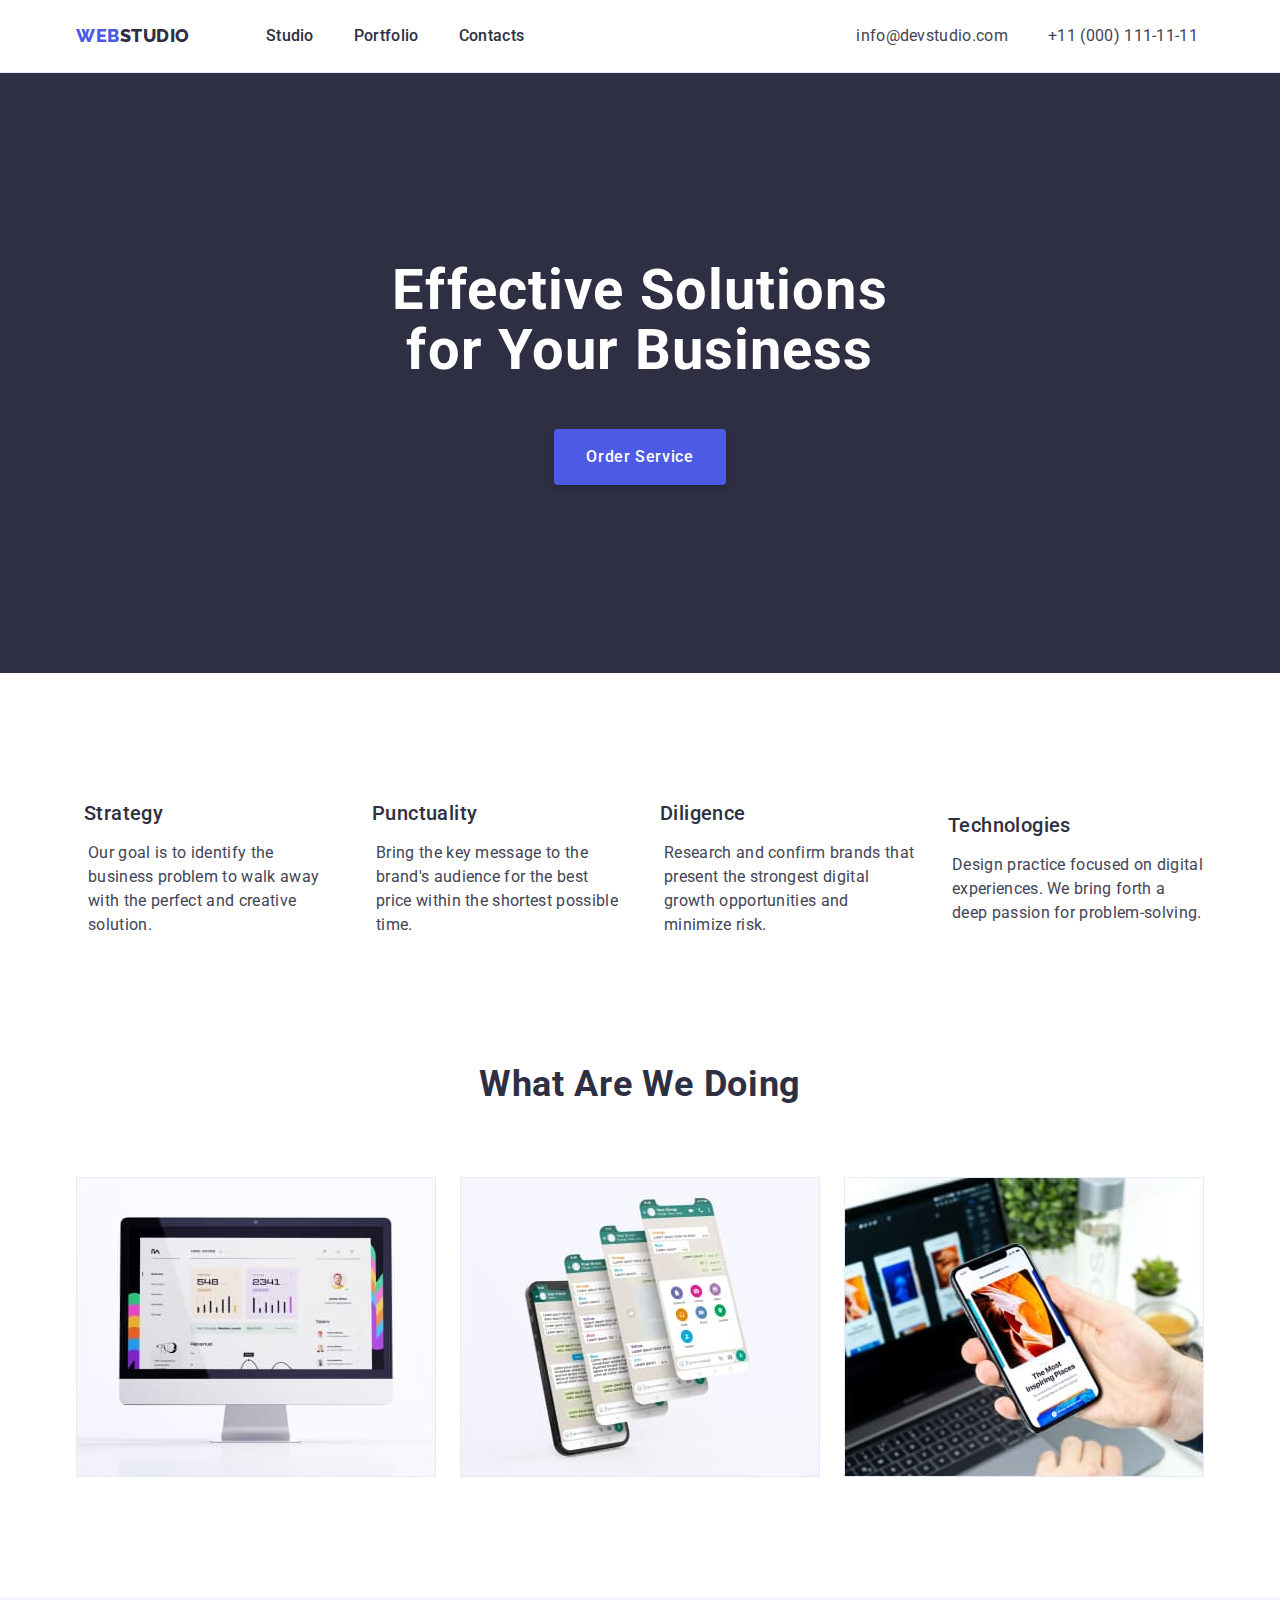
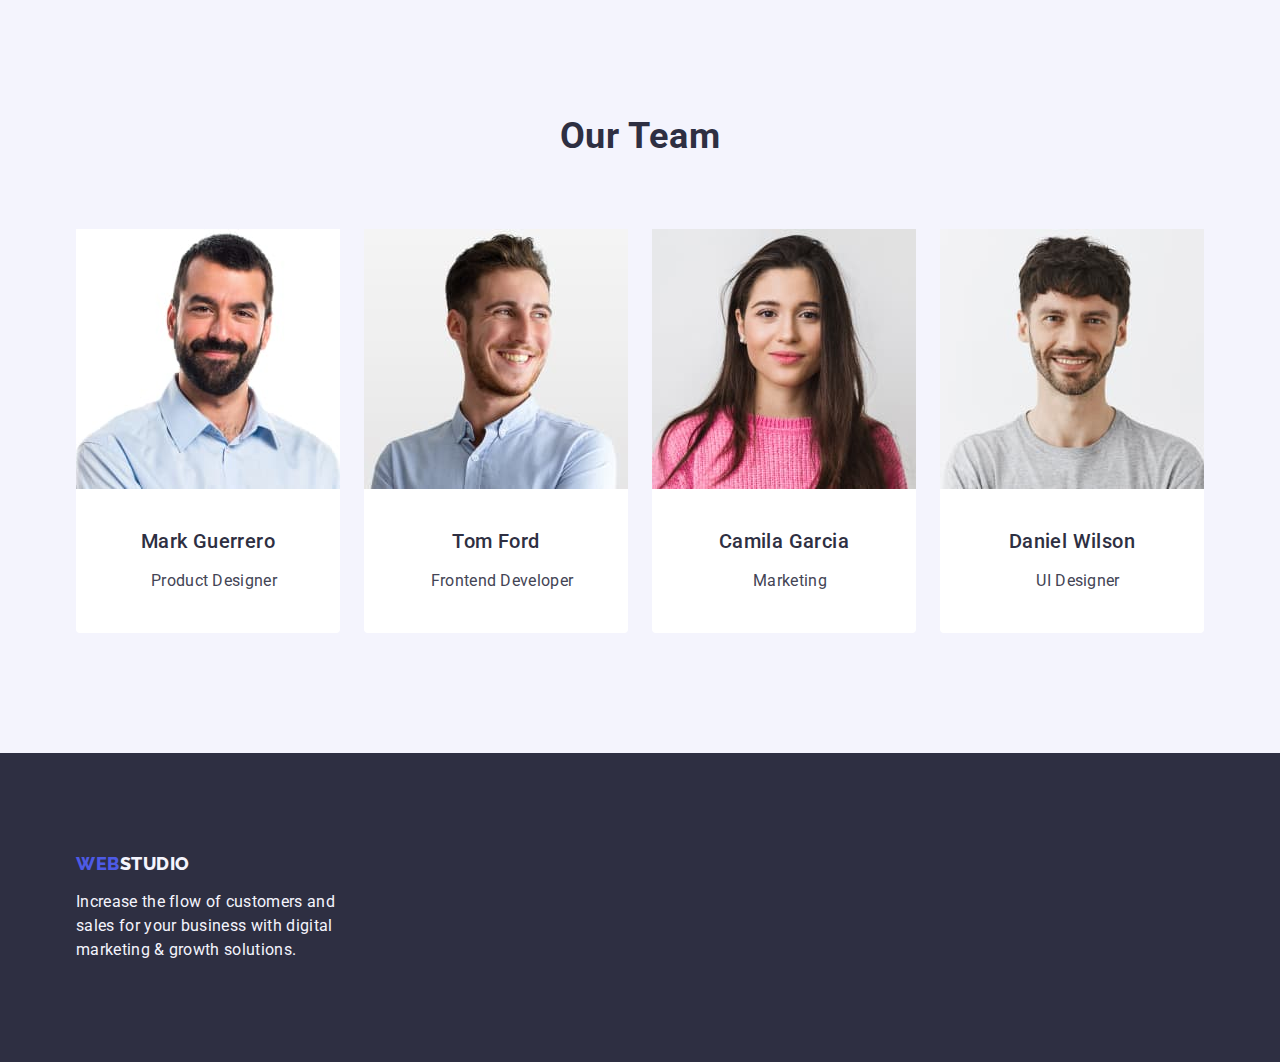
<file: index.html>
<!DOCTYPE html>
<html lang="en">
  <head>
    <meta charset="UTF-8" />
    <meta name="viewport" content="width=device-width, initial-scale=1.0" />
    <link
      rel="stylesheet"
      href="https://cdnjs.cloudflare.com/ajax/libs/modern-normalize/2.0.0/modern-normalize.min.css"
      integrity="sha512-4xo8blKMVCiXpTaLzQSLSw3KFOVPWhm/TRtuPVc4WG6kUgjH6J03IBuG7JZPkcWMxJ5huwaBpOpnwYElP/m6wg=="
      crossorigin="anonymous"
      referrerpolicy="no-referrer"
    />
    <link rel="preconnect" href="https://fonts.googleapis.com" />
    <link rel="preconnect" href="https://fonts.gstatic.com" crossorigin />
    <link
      href="https://fonts.googleapis.com/css2?family=Montserrat:wght@400;700&family=Raleway:wght@800&family=Roboto:wght@400;500;700;900&display=swap"
      rel="stylesheet"
    />
    <link rel="stylesheet" href="./css/styles.css" />
    <title>HW-01</title>
  </head>
  <body class="body">
    <header class="header">
      <div class="container head">
        <nav class="nav">
          <a href="./index.html" class="logo link"
            >Web<span class="logo-studio">Studio</span></a
          >
          <ul class="menu list">
            <li class="menu-item">
              <a href="./index.html" class="menu-link link">Studio</a>
            </li>
            <li class="menu-item">
              <a href="./portfolio.html" class="menu-link link">Portfolio</a>
            </li>
            <li class="menu-item">
              <a href="" class="menu-link link">Contacts</a>
            </li>
          </ul>
        </nav>
        <address class="address link">
          <ul class="address list">
            <li>
              <a href="mailto:info@devstudio.com" class="mail-tel link"
                >info@devstudio.com</a
              >
            </li>
            <li>
              <a href="tel:+110001111111" class="mail-tel link"
                >+11 (000) 111-11-11</a
              >
            </li>
          </ul>
        </address>
      </div>
    </header>
    <main>
      <section class="starting-section section">
        <div class="container container-one">
          <h1 class="heading-one">Effective Solutions for Your Business</h1>
          <button type="button" class="index-s-one-button">
            Order Service
          </button>
        </div>
      </section>
      <section class="section">
        <div class="container">
          <h2 class="visually-hidden">section2</h2>
          <ul class="first-index list">
            <li class="i-list-item">
              <h3 class="index-h-three">Strategy</h3>
              <p class="index-p">
                Our goal is to identify the business problem to walk away with
                the perfect and creative solution.
              </p>
            </li>
            <li class="i-list-item">
              <h3 class="index-h-three">Punctuality</h3>
              <p class="index-p">
                Bring the key message to the brand's audience for the best price
                within the shortest possible time.
              </p>
            </li>
            <li class="i-list-item">
              <h3 class="index-h-three">Diligence</h3>
              <p class="index-p">
                Research and confirm brands that present the strongest digital
                growth opportunities and minimize risk.
              </p>
            </li>
            <li class="i-list-item">
              <h3 class="index-h-three">Technologies</h3>
              <p class="index-p">
                Design practice focused on digital experiences. We bring forth a
                deep passion for problem-solving.
              </p>
            </li>
          </ul>
        </div>
      </section>
      <section class="third-section section">
        <div class="container">
          <h2 class="index-h-two">What are we doing</h2>
          <ul class="second-index list">
            <li class="second-list-item">
              <img
                class="img"
                src="./images/img1a.jpg"
                alt="Computer screen with a displayed data of some website"
                width="360"
                height="300"
              />
            </li>
            <li class="second-list-item">
              <img
                class="img"
                src="./images/img2a.jpg"
                alt="Mobile phone with four layers of different
            screens coming out of it. No background."
                width="360"
                height="300"
              />
            </li>
            <li class="second-list-item">
              <img
                class="img"
                src="./images/img3a.jpg"
                alt="Hand holding a mobile phone over a laptop."
                width="360"
                height="300"
              />
            </li>
          </ul>
        </div>
      </section>
      <section class="section four">
        <div class="container stuff-container">
          <h2 class="index-h-two">Our Team</h2>
          <ul class="stuff-list list">
            <li class="stuff-description">
              <img
                src="./images/tc1a.jpg"
                alt="Mark Guerrero. Product designer. Man with black hair and a beard, blue collar."
                width="264"
                height="260"
              />
              <div class="stuff">
                <h3 class="index-h-three">Mark Guerrero</h3>
                <p class="index-p">Product Designer</p>
              </div>
            </li>
            <li class="stuff-description">
              <img
                src="./images/tc2a.jpg"
                alt="Tom Ford, frontend developer. Young man with light brown hair and stylish beard."
                width="264"
                height="260"
              />
              <div class="stuff">
                <h3 class="index-h-three">Tom Ford</h3>
                <p class="index-p">Frontend Developer</p>
              </div>
            </li>
            <li class="stuff-description">
              <img
                src="./images/tc3a.jpg"
                alt="Camina Garcia, marketing. A woman with long brown hair, wearing ping sweater."
                width="264"
                height="260"
              />
              <div class="stuff">
                <h3 class="index-h-three">Camila Garcia</h3>
                <p class="index-p">Marketing</p>
              </div>
            </li>
            <li class="stuff-description">
              <img
                src="./images/tc4a.jpg"
                alt="Daniel Wilson, UI designer. A young man with dark brown hair, wearing a tshirt."
                width="264"
                height="260"
              />
              <div class="stuff">
                <h3 class="index-h-three">Daniel Wilson</h3>
                <p class="index-p">UI Designer</p>
              </div>
            </li>
          </ul>
        </div>
      </section>
    </main>
    <footer id="contacts" class="footer">
      <div class="container">
        <a href="./index.html" class="logo link footer-logo"
          >Web<span class="logo-studio">Studio</span></a
        >
        <p class="footer-text">
          Increase the flow of customers and sales for your business with
          digital marketing & growth solutions.
        </p>
      </div>
    </footer>
  </body>
</html>
</file>
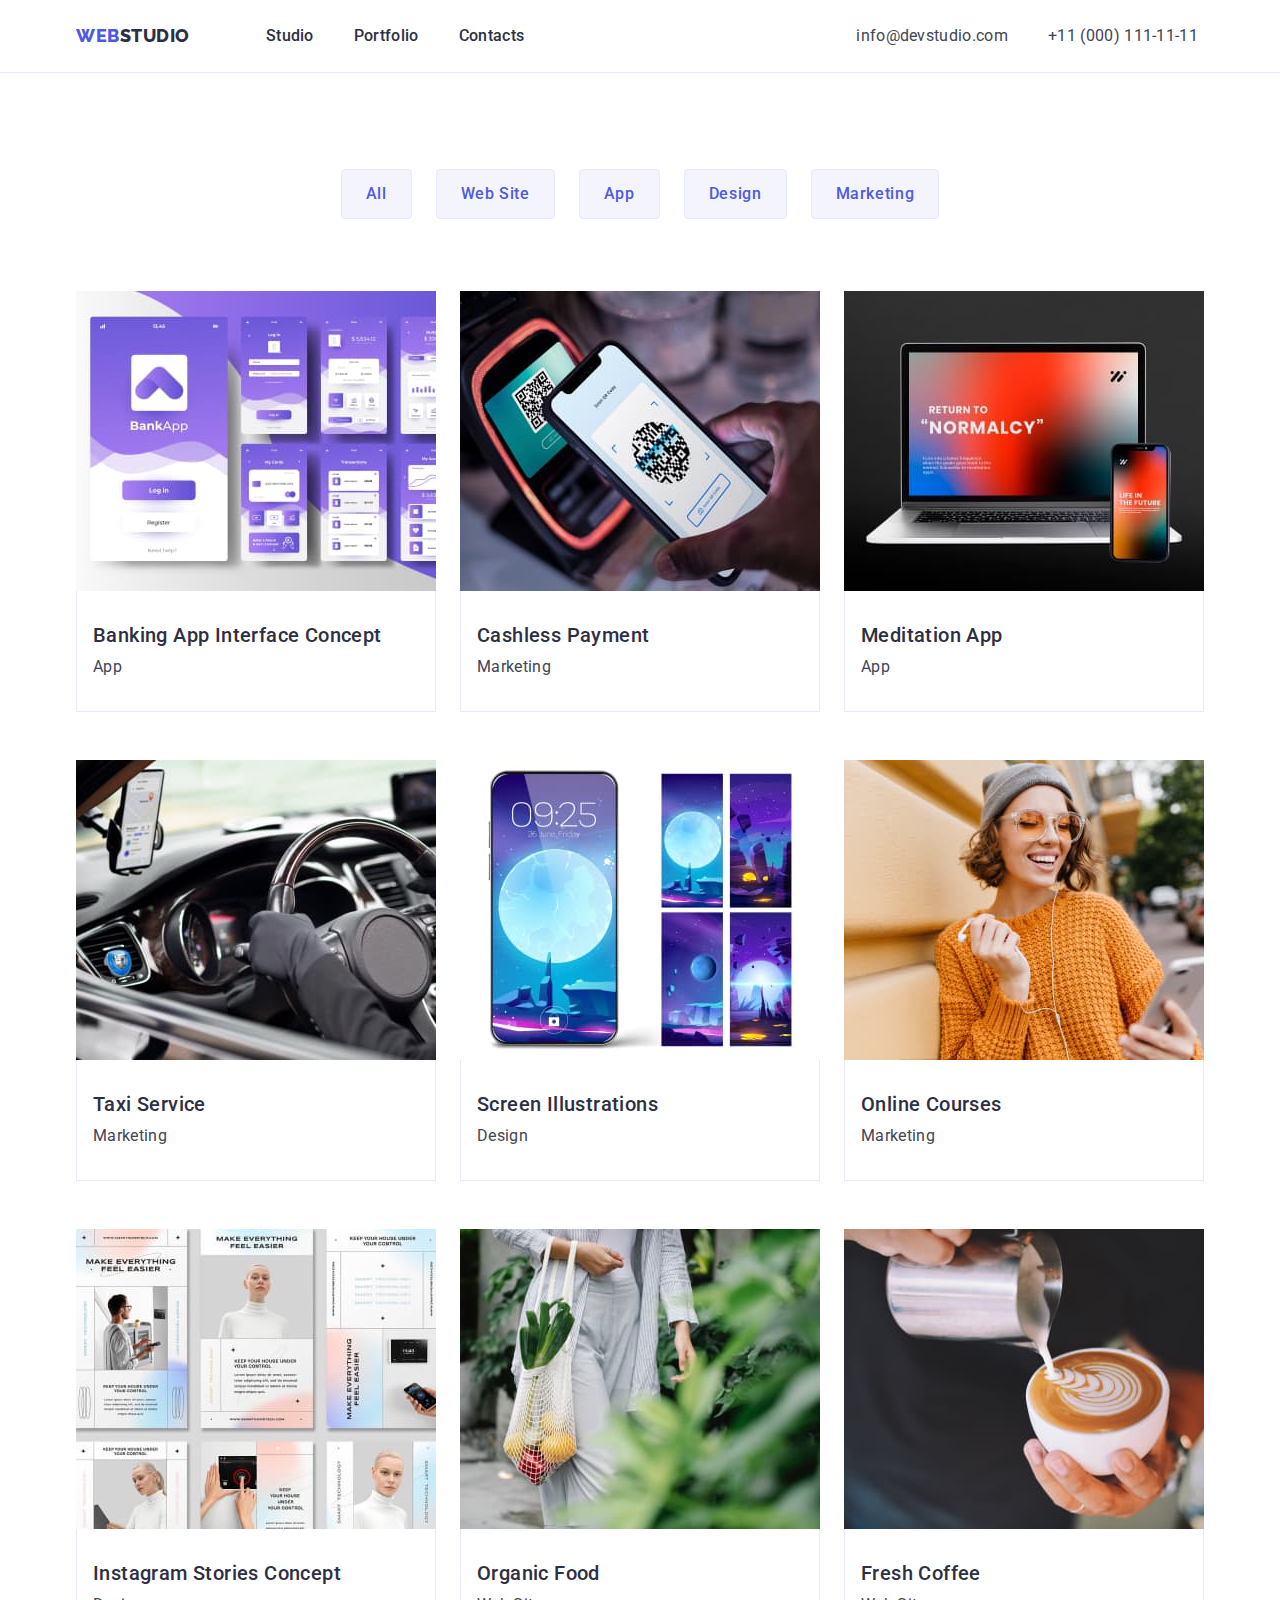
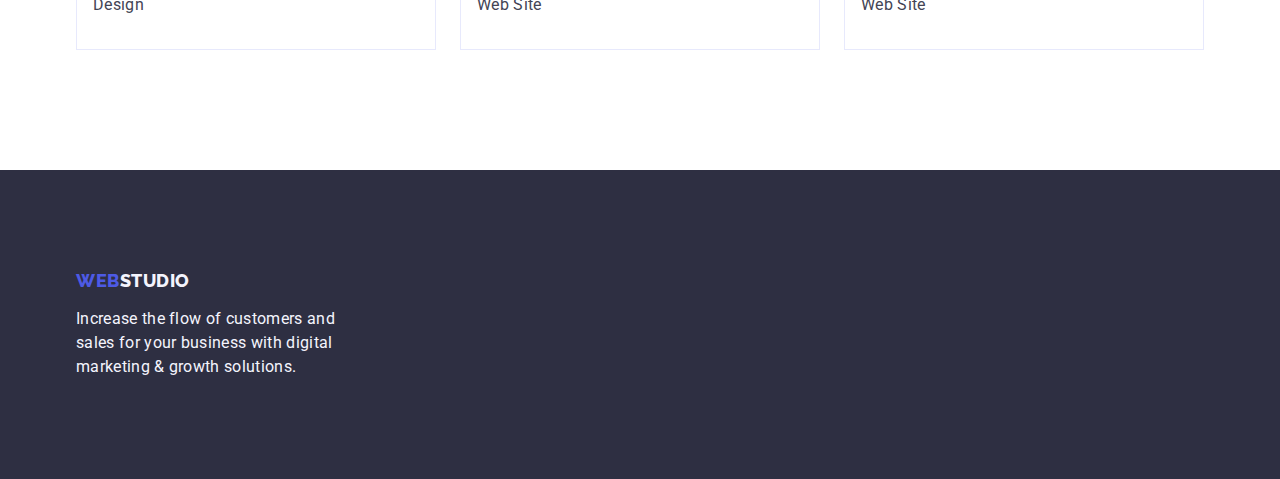
<file: portfolio.html>
<!DOCTYPE html>
<html lang="en">
  <head>
    <meta charset="UTF-8" />
    <meta name="viewport" content="width=device-width, initial-scale=1.0" />
    <link
      rel="stylesheet"
      href="https://cdnjs.cloudflare.com/ajax/libs/modern-normalize/2.0.0/modern-normalize.min.css"
      integrity="sha512-4xo8blKMVCiXpTaLzQSLSw3KFOVPWhm/TRtuPVc4WG6kUgjH6J03IBuG7JZPkcWMxJ5huwaBpOpnwYElP/m6wg=="
      crossorigin="anonymous"
      referrerpolicy="no-referrer"
    />
    <link rel="preconnect" href="https://fonts.googleapis.com" />
    <link rel="preconnect" href="https://fonts.gstatic.com" crossorigin />
    <link
      href="https://fonts.googleapis.com/css2?family=Montserrat:wght@400;700&family=Raleway:wght@800&family=Roboto:wght@400;500;700;900&display=swap"
      rel="stylesheet"
    />
    <link rel="stylesheet" href="./css/styles.css" />
    <title>hw-02-portfolio</title>
  </head>
  <body class="body">
    <header class="header">
      <div class="container head">
        <nav class="nav">
          <a href="./index.html" class="logo link"
            >Web<span class="logo-studio">Studio</span></a
          >
          <ul class="menu list">
            <li class="menu-item">
              <a href="./index.html" class="menu-link link">Studio</a>
            </li>
            <li class="menu-item">
              <a href="./portfolio.html" class="menu-link link">Portfolio</a>
            </li>
            <li class="menu-item">
              <a href="" class="menu-link link">Contacts</a>
            </li>
          </ul>
        </nav>
        <address class="address link">
          <ul class="address list">
            <li>
              <a href="mailto:info@devstudio.com" class="mail-tel link"
                >info@devstudio.com</a
              >
            </li>
            <li>
              <a href="tel:+110001111111" class="mail-tel link"
                >+11 (000) 111-11-11</a
              >
            </li>
          </ul>
        </address>
      </div>
    </header>
    <main>
      <section class="section-portfolio">
        <div class="container main-portfolio">
          <h1 class="visually-hidden">section</h1>
          <ul class="list filters">
            <li>
              <button type="button" class="button">All</button>
            </li>
            <li>
              <button type="button" class="button">Web Site</button>
            </li>
            <li>
              <button type="button" class="button">App</button>
            </li>
            <li>
              <button type="button" class="button">Design</button>
            </li>
            <li>
              <button type="button" class="button">Marketing</button>
            </li>
          </ul>
          <ul class="list portfolio-img-list">
            <li class="image-link">
              <a class="link">
                <img
                  src="./images/pc1a.jpg"
                  alt="Log in interface of a banking app"
                  width="360"
                  height="300"
                />
                <div class="img-description">
                  <h2 class="portfolio-headline">
                    Banking App Interface Concept
                  </h2>
                  <p class="body">App</p>
                </div>
              </a>
            </li>
            <li class="image-link">
              <a class="link">
                <img
                  src="./images/pc2a.jpg"
                  alt="Hand holding a mobile phone while doing wireless payment via QR code."
                  width="360"
                  height="300"
                />
                <div class="img-description">
                  <h2 class="portfolio-headline">Cashless Payment</h2>
                  <p class="body">Marketing</p>
                </div>
              </a>
            </li>
            <li class="image-link">
              <a class="link">
                <img
                  src="./images/pc3a.jpg"
                  alt="Laptop and a mobile phone, monitors turned on. Both devices on blackish background."
                  width="360"
                  height="300"
                />
                <div class="img-description">
                  <h2 class="portfolio-headline">Meditation App</h2>
                  <p class="body">App</p>
                </div>
              </a>
            </li>
            <li class="image-link">
              <a class="link">
                <img
                  src="./images/pc4a.jpg"
                  alt="Hand steering a car wheel inside a car. Mobile phone with navigation of the road set on the front window."
                  width="360"
                  height="300"
                />
                <div class="img-description">
                  <h2 class="portfolio-headline">Taxi Service</h2>
                  <p class="body">Marketing</p>
                </div>
              </a>
            </li>
            <li class="image-link">
              <a class="link">
                <img
                  src="./images/pc5a.jpg"
                  alt="A mobile phone with a full moon screen on. Four alternate screen of the full moon shown next to a device."
                  width="360"
                  height="300"
                />
                <div class="img-description">
                  <h2 class="portfolio-headline">Screen Illustrations</h2>
                  <p class="body">Design</p>
                </div>
              </a>
            </li>
            <li class="image-link">
              <a class="link">
                <img
                  src="./images/pc6a.jpg"
                  alt="Smiling woman wearing orange sweater, a hat and headphones is looking at her mobile phone. She looks happy."
                  width="360"
                  height="300"
                />
                <div class="img-description">
                  <h2 class="portfolio-headline">Online Courses</h2>
                  <p class="body">Marketing</p>
                </div>
              </a>
            </li>
            <li class="image-link">
              <a class="link">
                <img
                  src="./images/pc7a.jpg"
                  alt="Six different layouts of the same instagram stories"
                  width="360"
                  height="300"
                />
                <div class="img-description">
                  <h2 class="portfolio-headline">Instagram Stories Concept</h2>
                  <p class="body">Design</p>
                </div>
              </a>
            </li>
            <li class="image-link">
              <a class="link">
                <img
                  src="./images/pc8a.jpg"
                  alt="A woman wearing whiteish cloths and reusable shopping bag full of veggies, walking in the green scenery."
                  width="360"
                  height="300"
                />
                <div class="img-description">
                  <h2 class="portfolio-headline">Organic Food</h2>
                  <p class="body">Web Site</p>
                </div>
              </a>
            </li>
            <li class="image-link">
              <a class="link">
                <img
                  src="./images/pc9a.jpg"
                  alt="Barista pouring milk into coffee cup, only hands shown."
                  width="360"
                  height="300"
                />
                <div class="img-description">
                  <h2 class="portfolio-headline">Fresh Coffee</h2>
                  <p class="body">Web Site</p>
                </div>
              </a>
            </li>
          </ul>
        </div>
      </section>
    </main>
    <footer id="contacts" class="footer">
      <div class="container">
        <a href="./index.html" class="logo link footer-logo"
          >Web<span class="logo-studio">Studio</span></a
        >
        <p class="footer-text">
          Increase the flow of customers and sales for your business with
          digital marketing & growth solutions.
        </p>
      </div>
    </footer>
  </body>
</html>
</file>
<file: css/styles.css>
:root {
  --primary-brand: #4d5ae5;
  --pressed-state: #404bbf;
  --dark: #2e2f42;
  --success: #31d0aa;
  --text: #434455;
  --subtle-text: #8e8f99;
  --accent: #e7e9fc;
  --light: #f4f4fd;
  --modal-overlay: #2e2f4266;
  --hero-background: #2e2f42b2;
  --white-background: #ffffff;
  --modal-background: #fcfcfc;
  --gap-header: 40px;
  --gap-content: 24px;
  --col-count: 3;
}

* {
  box-sizing: border-box;
  margin: 0;
  padding: 0;
}

.body {
  color: var(--text);
  font-family: "Roboto", sans-serif;
  font-weight: regular;
  font-size: 16px;
  line-height: 1.5;
  letter-spacing: 0.02em;
  background-color: var(--white-background);
}

.container {
  width: 1158px;
  padding: 0 15px;
  margin: 0 auto;
}

.link {
  text-decoration: none;
}

.list {
  list-style: none;
}

.section {
  padding-bottom: 120px;
  padding-top: 120px;
}

img {
  display: block;
  max-width: 100%;
  height: auto;
}

h1,
h2,
h3,
h4,
h5,
h6,
p {
  margin: 0;
}

/* HEADER */

.header {
  border-bottom: 1px solid var(--accent);
  display: flex;
}

.head {
  display: flex;
}

.nav {
  display: flex;
  align-items: center;
  margin-right: 332px;
}

.menu {
  display: flex;
  flex-direction: row;
  justify-content: flex-start;
  align-items: flex-start;
  flex-shrink: 0;
  gap: var(--gap-header);
  }

.menu-link {
  color: var(--dark);
  font-size: 16px;
  font-weight: 500;
  letter-spacing: 0.02em;
  padding: 24px 0;
}

.menu-item {
  padding: 24px 0;
}

nav .logo {
  font-family: Raleway, sans-serif;
  font-weight: 800;
  font-size: 18px;
  line-height: 1.17;
  letter-spacing: 0.03em;
  text-transform: uppercase;
  color: var(--primary-brand);
  margin-right: 76px;
}

nav .logo-studio {
  color: var(--dark);
}

.menu-link:hover,
.menu-link:focus {
  color: var(--pressed-state);
  display: flex;
  width: 48px;
  padding-top: 0;
  padding-bottom: 0;
  flex-direction: column;
  align-items: flex-start;
  flex-shrink: 0;
  gap: var(--gap-header);
}

.address {
  display: flex;
  flex-direction: row;
  align-items: center;
  gap: var(--gap-header);
  letter-spacing: 0.32px;
  font-style: normal;
}

.mail-tel {
  color: var(--text);
}

.mail-tel:hover {
  color: var(--pressed-state);
}

.mail-tel:focus {
  color: var(--pressed-state);
}

.logo {
  font-family: Raleway, sans-serif;
  font-weight: 800;
  font-size: 18px;
  line-height: 1.17;
  letter-spacing: 0.03em;
  text-transform: uppercase;
  color: var(--primary-brand);
}

.logo-studio {
  color: var(--light);
}

/* FOOTER */

.footer {
  background-color: var(--dark);
  padding: 100px 0;
}

.footer-logo {
  display: inline-block;
  margin-bottom: 16px;
}

.footer-text {
  color: var(--light);
  max-width: 264px;
  text-align: left;
}

/* INDEX PAGE */
/* ___________________________________________pierwszy nagłówek */
.starting-section {
  background-color: var(--dark);
  color: var(--white-background);
  display: flex;
  justify-content: center;
  padding: 188px 0;
}

.container-one {
  display: inline-flex;
  flex-direction: column;
  align-items: center;
  margin: 0;
}

.heading-one {
  font-size: 56px;
  line-height: 1.07;
  text-align: center;
  letter-spacing: 0.02em;
  font-weight: 700;
  max-width: 496px;
  margin-bottom: 48px;
}

/* ________________________________________________przycisk order service */
.index-s-one-button {
  background-color: var(--primary-brand);
  color: var(--white-background);
  font-family: "Roboto", sans-serif;
  font-size: 16px;
  font-style: normal;
  font-weight: 500;
  line-height: 1.5;
  letter-spacing: 0.04em;
  cursor: pointer;
  padding: 16px 32px;
  gap: 10px;
  border: none;
  border-radius: 4px;
  box-shadow: 0px 4px 4px 0px rgba(0, 0, 0, 0.15);
  min-width: 169px;
}

.index-s-one-button:hover {
  background-color: var(--pressed-state);
  border: none;
}

.index-s-one-button:focus {
  background-color: var(--pressed-state);
  border: none;
}

/* _______________________________opisy - kontener */

/* _______________________________ukryty nagłówek */
.visually-hidden {
  position: absolute;
  width: 1px;
  height: 1px;
  margin: -1px;
  border: 0;
  padding: 0;
  white-space: nowrap;
  clip-path: inset(100%);
  clip: rect(0 0 0 0);
  overflow: hidden;
}
/* ________________________________lista opisów */
.first-index {
  display: flex;
  align-items: center;
  justify-content: center;
  gap: var(--gap-content);
}

.i-list-item {
  display: flex;
  max-width: 264px;
  flex-direction: column;
  align-items: flex-start;
}

.i-list-item:first-child {
  padding-left: 0;
}

.i-list-item:last-child {
  padding-right: 0;
}

.index-h-three {
  color: var(--dark);
  font-family: "Roboto", sans-serif;
  font-size: 20px;
  font-style: normal;
  font-weight: 500;
  line-height: 1.2;
  letter-spacing: 0.02em;
  padding: 8px;
  margin-bottom: 8px;
}

.index-p {
  color: var(--text);
  font-family: "Roboto", sans-serif;
  font-size: 16px;
  font-style: normal;
  font-weight: 400;
  line-height: 1.5;
  letter-spacing: 0.02em;
  padding-bottom: 8px;
  margin: 0 12px;
}

.index-p:first-child {
  margin-left: 0;
  margin-right: 12px;
}
.index-p:last-child {
  margin-left: 12px;
  margin-right: 0;
}

.index-h-two {
  color: var(--dark);
  text-align: center;
  font-family: "Roboto", sans-serif;
  font-size: 36px;
  font-style: normal;
  font-weight: 700;
  line-height: 1.11;
  letter-spacing: 0.02em;
  text-transform: capitalize;
  margin-bottom: 72px;
}

.third-section {
  padding-top: 0;
}
/* __________________________________lista obrazków */

.second-index {
  display: flex;
  gap: var(--gap-content);
}

.second-list-item {
  display: inline-flex;
  flex-direction: column;
  flex-basis: calc((100% - 48px) / 3);
}

.second-index > .img {
  border: 1 solid var(--accent);
}

/* _________________________________our stuff */
.four {
  background-color: var(--light);
}

.stuff-container {
  display: block;
}

.stuff-list {
  display: flex;
  gap: var(--gap-content);
  flex-basis: calc((100% - 72px) / 4);
}

.stuff {
  text-align: center;
  padding: 32px 0;
}

.stuff-description {
  background-color: var(--white-background);
  border-radius: 0 0 4px 4px;
  flex-basis: calc((100% -72px) / 4);
}

/* __________________________________PORTFOLIO PAGE */
.section-portfolio {
  padding-top: 96px;
  padding-bottom: 120px;
}

.main-portfolio {
  display: flex;
  flex-direction: column;
}

.filters {
  display: flex;
  flex-direction: row;
  justify-content: center;
  gap: var(--gap-content);
  padding-top: 0;
  margin-bottom: 72px;
}


.button {
  color: var(--primary-brand);
  background-color: var(--light);
  text-align: center;
  cursor: pointer;
  font-family: "Roboto", sans-serif;
  font-weight: 500;
  font-size: 16px;
  letter-spacing: 0.04em;
  line-height: 1.5;
  padding: 12px 24px;
  border-radius: 4px;
  border: 1px solid var(--accent);
}

.button:hover {
  color: var(--white-background);
  background-color: var(--pressed-state);
  border: 1px solid transparent;
}

.button:focus {
  color: var(--white-background);
  background-color: var(--pressed-state);
  border: 1px solid transparent;
}

.portfolio-img-list {
  display: flex;
  flex-direction: row;
  flex-wrap: wrap;
  column-gap: 24px;
  row-gap: 48px;
}

.image-link {
  width: calc{(100%-48px)/3};
}

.img-description {
  padding: 32px 16px;
  border-left: 1px solid var(--accent);
  border-bottom: 1px solid var(--accent);
  border-right: 1px solid var(--accent);
}

.portfolio-headline {
  color: var(--dark);
  font-size: 20px;
  font-weight: 500;
  letter-spacing: 0.02em;
  line-height: 1.2;
  margin-bottom: 8px;
}
</file>
